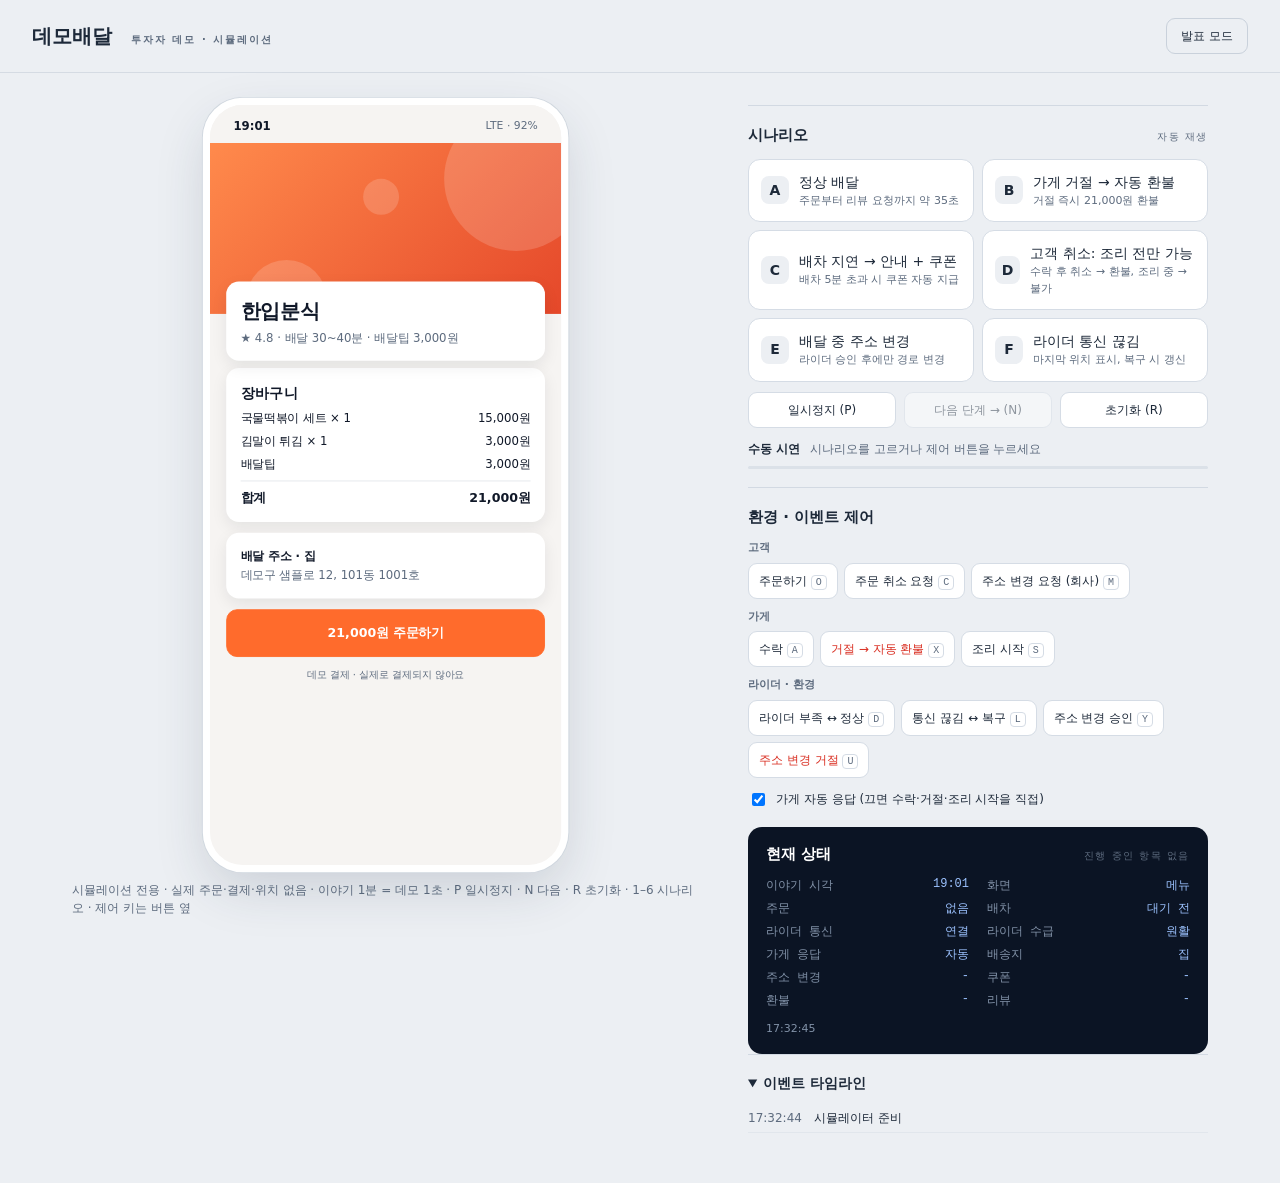
<file: examples/delivery/index.html>
<!doctype html>
<html lang="ko">
<head>
  <meta charset="utf-8">
  <meta name="viewport" content="width=device-width,initial-scale=1">
  <title>데모배달 · 주문 추적 데모</title>
  <link rel="icon" href="data:,">
  <link rel="stylesheet" href="styles.css">
</head>
<body>
  <header class="studio">
    <strong class="wordmark">데모배달 <span data-text="studioTag"></span></strong>
    <button id="presentation" class="quiet" aria-pressed="false" data-text="presentation"></button>
  </header>

  <main class="workspace">
    <section class="stage" aria-label="기기 화면" data-text-label="device">
      <div id="device-wrap">
        <div id="device" class="device">
          <div id="app"></div>
          <div id="toast" role="status" aria-live="polite"></div>
        </div>
      </div>
      <p class="caption" data-text="caption"></p>
    </section>

    <aside class="console" aria-label="발표자 콘솔" data-text-label="console">
      <section>
        <div class="section-head"><h2 data-text="scenarios"></h2><span data-text="autoplay"></span></div>
        <div id="presets" class="presets"></div>
        <div class="playback">
          <button id="pause" data-play="pause" aria-pressed="false">일시정지 (P)</button>
          <button id="next" data-play="next" data-text="next"></button>
          <button data-play="reset" data-text="reset"></button>
        </div>
        <div class="track-info"><b id="scenario-name"></b><span id="scenario-step"></span></div>
        <div class="track"><i id="scenario-progress"></i></div>
      </section>

      <section>
        <div class="section-head"><h2 data-text="controls"></h2></div>
        <div id="controls"></div>
        <div id="toggles"></div>
      </section>

      <section class="state-panel">
        <div class="section-head"><h2 data-text="state"></h2><span id="entity-tag"></span></div>
        <dl id="readout"></dl>
        <div class="clock" id="sim-clock"></div>
      </section>

      <details open>
        <summary data-text="timeline"></summary>
        <ol id="timeline"></ol>
      </details>
    </aside>
  </main>

  <script src="sim.js"></script>
  <script src="domain.js"></script>
  <script src="ui.js"></script>
  <script src="views.js"></script>
</body>
</html>
</file>
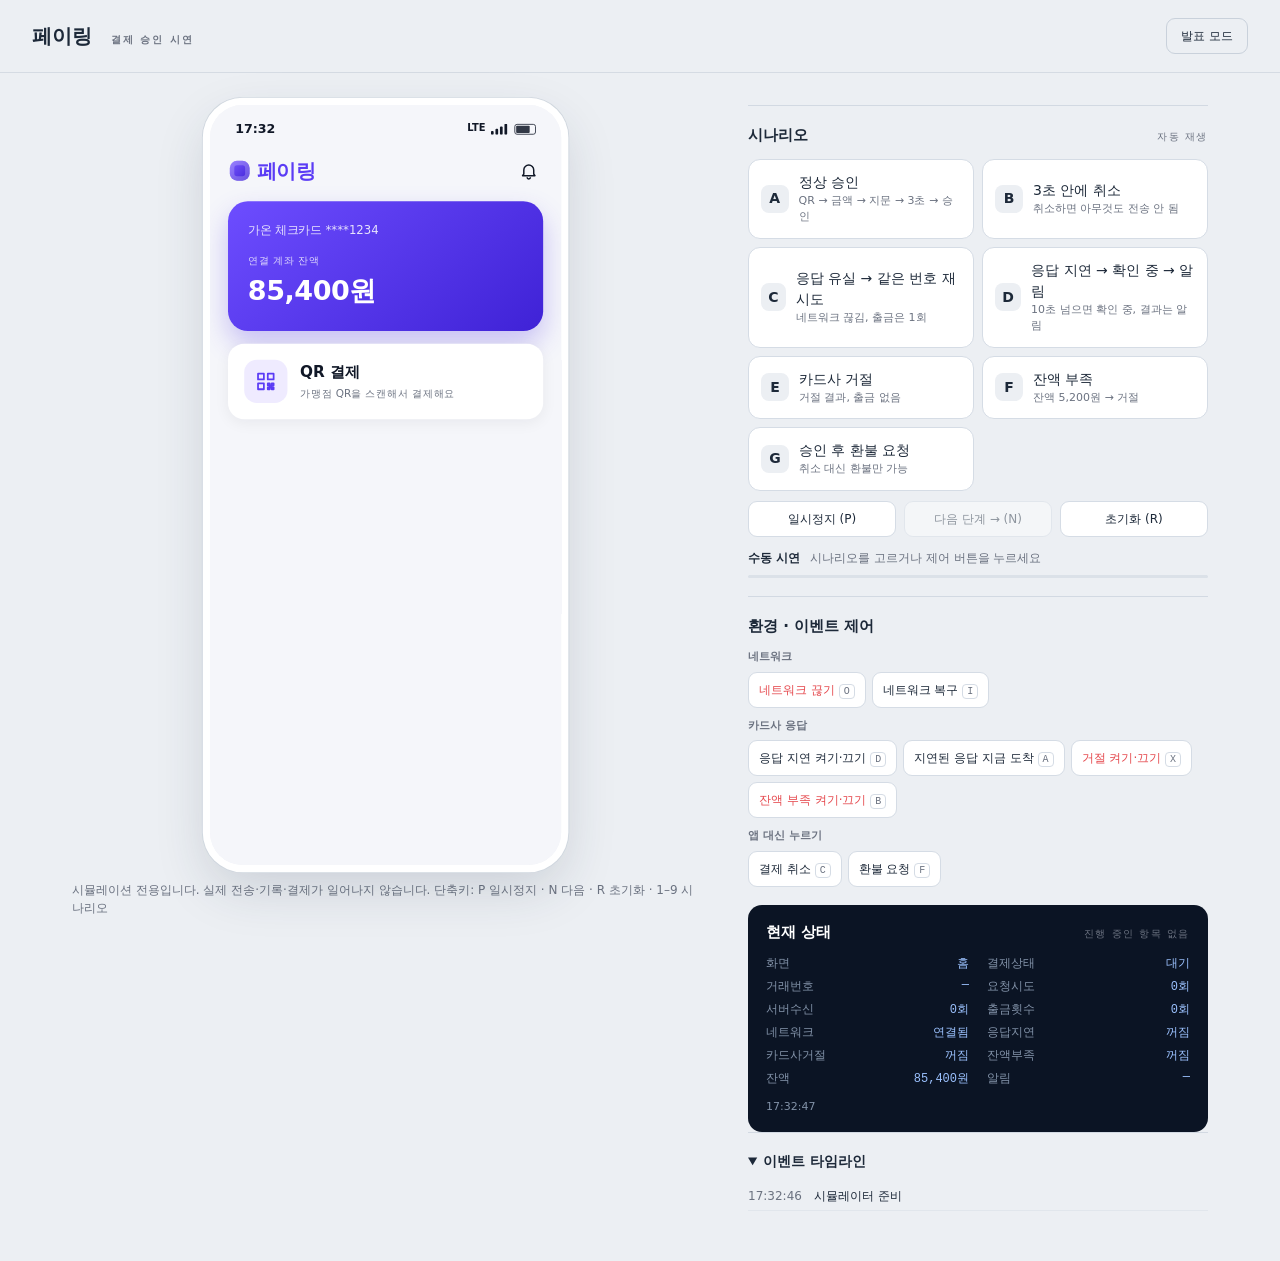
<file: examples/payment/index.html>
<!doctype html>
<html lang="ko">
<head>
  <meta charset="utf-8">
  <meta name="viewport" content="width=device-width,initial-scale=1">
  <title>페이링 · 결제 승인 시연</title>
  <link rel="icon" href="data:,">
  <link rel="stylesheet" href="styles.css">
</head>
<body>
  <header class="studio">
    <strong class="wordmark">페이링 <span data-text="studioTag"></span></strong>
    <button id="presentation" class="quiet" aria-pressed="false" data-text="presentation"></button>
  </header>

  <main class="workspace">
    <section class="stage" aria-label="기기 화면" data-text-label="device">
      <div id="device-wrap">
        <div id="device" class="device">
          <div id="app"></div>
          <div id="toast" role="status" aria-live="polite"></div>
        </div>
      </div>
      <p class="caption" data-text="caption"></p>
    </section>

    <aside class="console" aria-label="발표자 콘솔" data-text-label="console">
      <section>
        <div class="section-head"><h2 data-text="scenarios"></h2><span data-text="autoplay"></span></div>
        <div id="presets" class="presets"></div>
        <div class="playback">
          <button id="pause" data-play="pause" aria-pressed="false">일시정지</button>
          <button id="next" data-play="next" data-text="next"></button>
          <button data-play="reset" data-text="reset"></button>
        </div>
        <div class="track-info"><b id="scenario-name"></b><span id="scenario-step"></span></div>
        <div class="track"><i id="scenario-progress"></i></div>
      </section>

      <section>
        <div class="section-head"><h2 data-text="controls"></h2></div>
        <div id="controls"></div>
        <div id="toggles"></div>
      </section>

      <section class="state-panel">
        <div class="section-head"><h2 data-text="state"></h2><span id="entity-tag"></span></div>
        <dl id="readout"></dl>
        <div class="clock" id="sim-clock"></div>
      </section>

      <details open>
        <summary data-text="timeline"></summary>
        <ol id="timeline"></ol>
      </details>
    </aside>
  </main>

  <script src="sim.js"></script>
  <script src="domain.js"></script>
  <script src="ui.js"></script>
  <script src="views.js"></script>
</body>
</html>
</file>
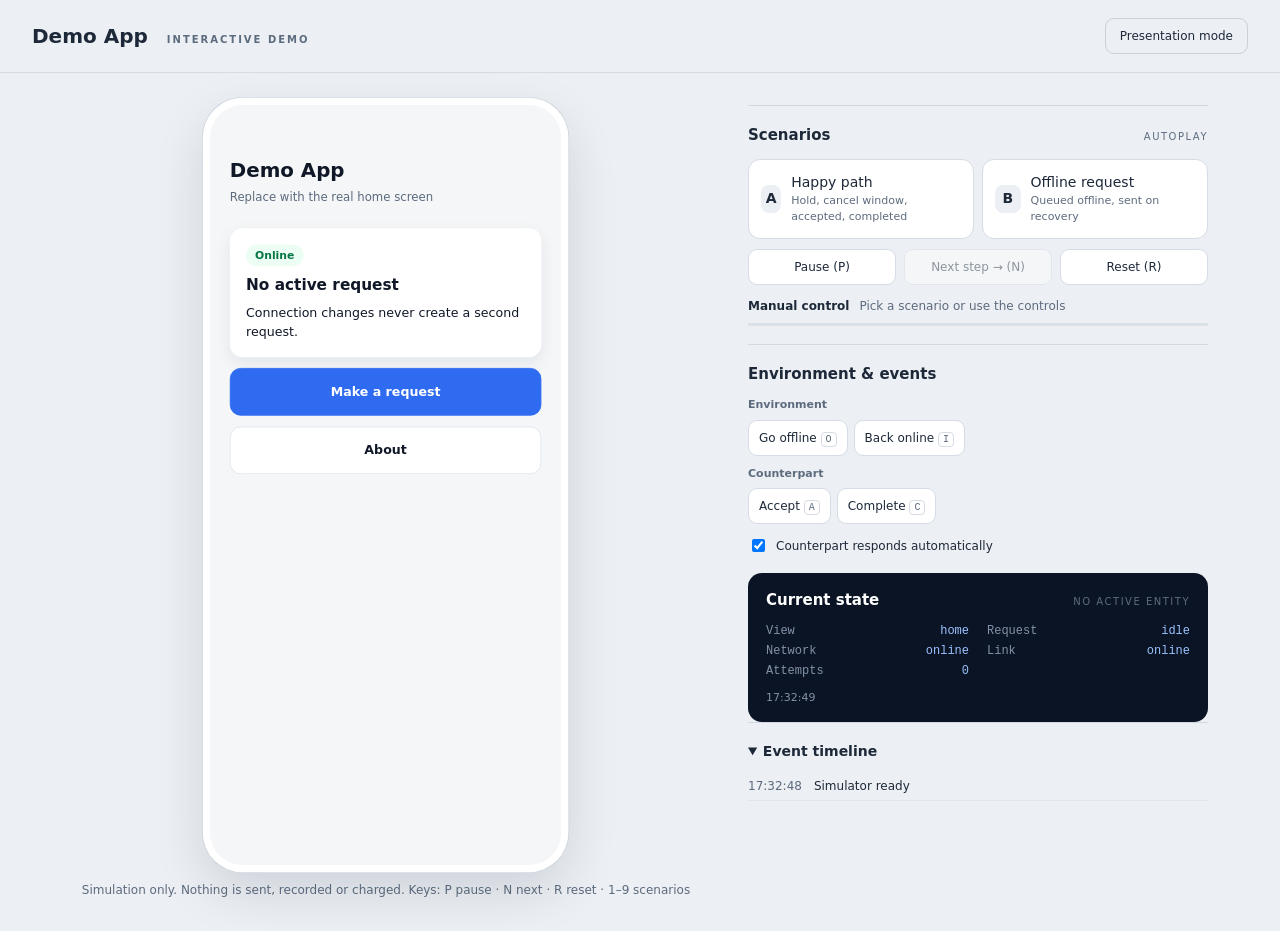
<file: skills/interactive-demo/starter/index.html>
<!doctype html>
<html lang="en">
<head>
  <meta charset="utf-8">
  <meta name="viewport" content="width=device-width,initial-scale=1">
  <title>Demo App · Interactive Demo</title>
  <link rel="icon" href="data:,">
  <link rel="stylesheet" href="styles.css">
</head>
<body>
  <header class="studio">
    <strong class="wordmark">Demo App <span data-text="studioTag"></span></strong>
    <button id="presentation" class="quiet" aria-pressed="false" data-text="presentation"></button>
  </header>

  <main class="workspace">
    <section class="stage" aria-label="Device preview" data-text-label="device">
      <div id="device-wrap">
        <div id="device" class="device">
          <div id="app"></div>
          <div id="toast" role="status" aria-live="polite"></div>
        </div>
      </div>
      <p class="caption" data-text="caption"></p>
    </section>

    <aside class="console" aria-label="Presenter console" data-text-label="console">
      <section>
        <div class="section-head"><h2 data-text="scenarios"></h2><span data-text="autoplay"></span></div>
        <div id="presets" class="presets"></div>
        <div class="playback">
          <button id="pause" data-play="pause" aria-pressed="false">Pause</button>
          <button id="next" data-play="next" data-text="next"></button>
          <button data-play="reset" data-text="reset"></button>
        </div>
        <div class="track-info"><b id="scenario-name"></b><span id="scenario-step"></span></div>
        <div class="track"><i id="scenario-progress"></i></div>
      </section>

      <section>
        <div class="section-head"><h2 data-text="controls"></h2></div>
        <div id="controls"></div>
        <div id="toggles"></div>
      </section>

      <section class="state-panel">
        <div class="section-head"><h2 data-text="state"></h2><span id="entity-tag"></span></div>
        <dl id="readout"></dl>
        <div class="clock" id="sim-clock"></div>
      </section>

      <details open>
        <summary data-text="timeline"></summary>
        <ol id="timeline"></ol>
      </details>
    </aside>
  </main>

  <script src="sim.js"></script>
  <script src="domain.js"></script>
  <script src="ui.js"></script>
  <script src="views.js"></script>
</body>
</html>
</file>
<file: examples/delivery/styles.css>
/* styles.css — replace the token values with the design source; keep the layout rules. */
:root {
  /* design tokens (from the design source) */
  --bg: #f6f4f2;
  --surface: #ffffff;
  --ink: #101828;
  --muted: #5d6b7e;
  --line: #e3e7ec;
  --accent: #ff6b2c;
  --accent-ink: #c2410c;
  --accent-soft: #fff1ea;
  --ok: #067647;
  --warn: #b54708;
  --danger: #d92d20;
  --radius: 14px;
  --shadow: 0 6px 18px rgb(16 24 40 / 8%);
  --font: system-ui, -apple-system, "Segoe UI", "Noto Sans KR", sans-serif;
  /* console chrome */
  --studio-bg: #eceff3;
  --console-ink: #1d2939;
  --readout-bg: #0b1424;
  --readout-ink: #d0d8e4;
  /* set from views.js device config */
  --device-w: 390px;
  --device-h: 844px;
}

* { box-sizing: border-box; }
html, body { margin: 0; }
body { background: var(--studio-bg); color: var(--console-ink); font: 14px/1.5 var(--font); overflow-x: hidden; }
h1, h2, h3, p { margin: 0; }
button { font: inherit; color: inherit; cursor: pointer; border: 0; background: none; }
button:disabled { opacity: .45; cursor: default; }
:focus-visible { outline: 3px solid var(--accent); outline-offset: 3px; }

/* ---- studio layout ---- */
.studio { display: flex; justify-content: space-between; align-items: center; gap: 16px; padding: 18px 32px; border-bottom: 1px solid #d5dbe3; }
.wordmark { font-size: 20px; }
.wordmark span { margin-left: 12px; font-size: 10px; letter-spacing: 2px; color: var(--muted); }
.quiet { border: 1px solid #c9d1db; border-radius: 9px; padding: 8px 14px; font-size: 12px; }
.workspace { display: grid; grid-template-columns: minmax(0, 1fr) minmax(320px, 460px); gap: 48px; max-width: 1200px; margin: 0 auto; padding: 32px; align-items: start; }
.stage { position: sticky; top: 16px; display: flex; flex-direction: column; align-items: center; }
.caption { margin-top: 16px; font-size: 12px; color: var(--muted); }

/* ---- device frame ---- */
#device-wrap { position: relative; }
.device { position: absolute; top: 0; left: 0; width: var(--device-w); height: var(--device-h); transform-origin: top left; background: var(--bg); color: var(--ink); border-radius: 36px; overflow: hidden; box-shadow: 0 0 0 8px #fff, 0 0 0 9px #cfd6de, 0 22px 60px rgb(32 50 73 / 18%); isolation: isolate; }
.device.alert::after { content: ""; position: absolute; inset: 0; border: 4px solid var(--danger); border-radius: 36px; pointer-events: none; z-index: 20; }
#app { height: 100%; overflow: auto; scrollbar-width: none; }
#app::-webkit-scrollbar { display: none; }
#toast { position: absolute; left: 50%; bottom: 28px; transform: translate(-50%, 20px); max-width: 86%; padding: 10px 16px; border-radius: 10px; background: #101828e6; color: #fff; font-size: 13px; opacity: 0; transition: .2s; pointer-events: none; z-index: 30; }
#toast.show { opacity: 1; transform: translate(-50%, 0); }
.paused-badge { position: absolute; top: 14px; right: 14px; padding: 4px 10px; border-radius: 99px; background: #101828; color: #fff; font-size: 11px; letter-spacing: 1px; z-index: 25; }

/* ---- presenter console ---- */
.console section, .console details { border-top: 1px solid #d2d9e2; padding: 18px 0; }
.section-head { display: flex; justify-content: space-between; align-items: baseline; margin-bottom: 12px; }
.section-head h2 { font-size: 15px; }
.section-head span { font-size: 10px; letter-spacing: 1.5px; color: var(--muted); }
.presets { display: grid; grid-template-columns: 1fr 1fr; gap: 8px; }
.preset { display: flex; gap: 10px; align-items: center; text-align: left; padding: 12px; border: 1px solid #d5dce5; border-radius: 12px; background: #fff; }
.preset b { display: grid; place-items: center; width: 28px; height: 28px; border-radius: 8px; background: var(--studio-bg); }
.preset small { display: block; color: var(--muted); font-size: 11px; }
.preset.active { border-color: var(--accent); box-shadow: 0 0 0 2px rgb(255 107 44 / 22%); }
.playback { display: grid; grid-template-columns: repeat(3, 1fr); gap: 8px; margin-top: 10px; }
.playback button, .control-buttons button { border: 1px solid #d5dce5; border-radius: 9px; background: #fff; padding: 8px 10px; font-size: 12px; }
.control-buttons button.danger { color: var(--danger); }
kbd { font: 10px ui-monospace, monospace; padding: 1px 4px; border: 1px solid #d5dce5; border-radius: 4px; color: var(--muted); }
.track-info { display: flex; gap: 10px; margin-top: 12px; font-size: 12px; }
.track-info span { color: var(--muted); }
.track { height: 3px; background: #dbe1e8; margin-top: 8px; border-radius: 2px; overflow: hidden; }
.track i { display: block; height: 100%; width: 0; background: var(--accent); }
.control-group h3 { font-size: 11px; color: var(--muted); font-weight: 600; margin: 10px 0 6px; }
.control-buttons { display: flex; flex-wrap: wrap; gap: 6px; }
.toggle { display: flex; gap: 8px; align-items: center; margin-top: 12px; font-size: 12px; }
.state-panel { background: var(--readout-bg); color: var(--readout-ink); border-radius: 14px; padding: 16px 18px !important; border: 0 !important; }
.state-panel h2 { color: #fff; }
#readout { display: grid; grid-template-columns: 1fr 1fr; gap: 6px 18px; margin: 0; font: 12px ui-monospace, monospace; }
#readout div { display: flex; justify-content: space-between; gap: 8px; }
#readout dt { color: #8292a8; }
#readout dd { margin: 0; color: #9cc2ff; }
.clock { margin-top: 12px; font-size: 11px; color: #8292a8; }
details summary { cursor: pointer; font-weight: 600; }
#timeline { list-style: none; padding: 0; margin: 10px 0 0; max-height: 260px; overflow: auto; font-size: 12px; }
#timeline li { display: flex; gap: 12px; padding: 5px 0; border-bottom: 1px solid #e1e6ec; }
#timeline time { color: var(--muted); font-variant-numeric: tabular-nums; }

/* presentation mode: device only, centered */
body.presentation .console { display: none; }
body.presentation .workspace { grid-template-columns: 1fr; }

@media (max-width: 860px) {
  .workspace { grid-template-columns: minmax(0, 1fr); padding: 16px; gap: 24px; }
  .stage { position: static; }
  .studio { padding: 14px 16px; }
  .wordmark span { display: none; }
}

/* ---- 데모배달 app screens ---- */
.statusbar { position: sticky; top: 0; z-index: 5; display: flex; justify-content: space-between; padding: 14px 26px 8px; font-size: 13px; background: var(--bg); }
.statusbar span { color: var(--muted); font-size: 12px; }
.page { padding: 4px 18px 40px; display: flex; flex-direction: column; gap: 12px; }
.card { background: var(--surface); border-radius: var(--radius); padding: 16px; box-shadow: var(--shadow); display: grid; gap: 6px; text-align: left; }
.card h2 { font-size: 16px; }
.muted { color: var(--muted); font-size: 13px; }
.fine { color: var(--muted); font-size: 11px; }
.center { text-align: center; }
.pill { justify-self: start; padding: 3px 10px; border-radius: 99px; font-size: 12px; font-weight: 600; background: #eef2f6; }
.pill.ok { color: var(--ok); background: #ecfdf3; }
.btn { width: 100%; padding: 15px; border-radius: 12px; font-weight: 700; background: var(--surface); border: 1px solid var(--line); }
.btn.primary { background: var(--accent); color: #fff; border-color: var(--accent); }
.btn.danger-outline { color: var(--danger); border-color: #f5c2bd; }
.btn.disabled-look { background: #eceae7; color: #9a948d; border-color: transparent; }
.row { display: flex; justify-content: space-between; gap: 12px; font-size: 13px; }
.row.total { border-top: 1px solid var(--line); padding-top: 8px; margin-top: 2px; font-weight: 700; font-size: 14px; }
.addr { display: grid; gap: 2px; font-size: 13px; }
.addr span { color: var(--muted); }

/* menu */
.hero-art { height: 190px; background: linear-gradient(135deg, #ff8a4c, #e5482a); position: relative; overflow: hidden; }
.hero-art span { position: absolute; border-radius: 50%; background: rgb(255 255 255 / 16%); }
.hero-art span:nth-child(1) { width: 160px; height: 160px; right: -30px; top: -40px; }
.hero-art span:nth-child(2) { width: 90px; height: 90px; left: 40px; bottom: -30px; }
.hero-art span:nth-child(3) { width: 40px; height: 40px; left: 170px; top: 40px; }
.hero-info { margin: -36px 18px 4px; position: relative; background: var(--surface); border-radius: var(--radius); padding: 16px; box-shadow: var(--shadow); }
.hero-info h1 { font-size: 22px; }
.hero-info p { color: var(--muted); font-size: 13px; margin-top: 4px; }
.active-order { border: 2px solid var(--accent); }

/* tracking */
.app-header { display: flex; gap: 6px; align-items: center; padding: 6px 14px 10px; }
.app-header h1 { font-size: 18px; }
.app-header p { color: var(--muted); font-size: 12px; }
.back { font-size: 30px; line-height: 1; padding: 0 8px; }
.status { background: var(--surface); border-radius: var(--radius); padding: 18px; box-shadow: var(--shadow); display: grid; gap: 6px; }
.status h2 { font-size: 22px; }
.status > p { color: var(--muted); font-size: 13px; }
.status.rejected h2, .status.cancelled h2 { color: var(--danger); }
.status > p.eta { font-size: 14px; color: var(--ink); }
.eta b { color: var(--accent-ink); }
.eta.late b { color: var(--warn); }
.bar { height: 6px; border-radius: 3px; background: #f0ebe6; overflow: hidden; }
.bar i { display: block; height: 100%; width: 0; background: var(--accent); }
.stepper { list-style: none; display: grid; grid-template-columns: repeat(5, 1fr); margin: 8px 0 0; padding: 0; }
.stepper li { display: grid; justify-items: center; gap: 6px; font-size: 11px; color: var(--muted); position: relative; }
.stepper li::before { content: ""; position: absolute; top: 6px; left: -50%; width: 100%; height: 2px; background: var(--line); }
.stepper li:first-child::before { display: none; }
.stepper li.done::before, .stepper li.now::before { background: var(--accent); }
.stepper i { width: 14px; height: 14px; border-radius: 50%; background: var(--line); position: relative; z-index: 1; }
.stepper li.done i { background: var(--accent); }
.stepper li.now i { background: #fff; border: 4px solid var(--accent); }
.stepper li.now { color: var(--ink); font-weight: 700; }

.rider-card { grid-template-columns: auto 1fr auto; align-items: center; gap: 12px; }
.rider-card.searching { grid-template-columns: auto 1fr; }
.avatar { width: 42px; height: 42px; border-radius: 50%; background: var(--accent-soft); color: var(--accent-ink); display: grid; place-items: center; font-weight: 800; }
.avatar.spin { border: 3px solid var(--accent-soft); border-top-color: var(--accent); background: none; animation: spin 1s linear infinite; }
@keyframes spin { to { transform: rotate(360deg); } }
.chip { border: 1px solid var(--line); border-radius: 99px; padding: 6px 12px; font-size: 12px; }
.warn-text { color: var(--warn); font-size: 12px; font-weight: 600; }

.map-card { position: relative; border-radius: var(--radius); overflow: hidden; box-shadow: var(--shadow); background: #eef0ea; }
.map { display: block; width: 100%; height: auto; font: 700 11px var(--font); }
.map-bg { fill: #eef0ea; }
.map .block { fill: #e2e4dc; }
.map .park { fill: #d5e8cf; }
.map .street { stroke: #fff; stroke-width: 9; fill: none; }
.map .route { fill: none; stroke: var(--accent); stroke-width: 4; stroke-linecap: round; stroke-linejoin: round; }
.map .route.to_store { stroke: #9aa3ad; stroke-dasharray: 6 6; }
.map .pin circle { stroke: #fff; stroke-width: 3; }
.map .pin text { text-anchor: middle; paint-order: stroke; stroke: #fff; stroke-width: 3px; fill: var(--ink); }
.map .pin.store circle { fill: #7c5cff; }
.map .pin.dest circle { fill: var(--accent); }
.map .pin.muted circle { fill: #b5bcc4; }
.map .pin.muted text { fill: #8b939c; }
.map .pin.ghost circle { fill: #fff; stroke: var(--accent); stroke-dasharray: 3 3; }
.map .rider .dot { fill: #12a150; stroke: #fff; stroke-width: 3; }
.map .rider .halo { fill: rgb(18 161 80 / 22%); animation: pulse 1.6s ease-out infinite; transform-origin: center; transform-box: fill-box; }
.map .rider.lost .dot { fill: #98a2b3; }
.map .rider.lost .halo { fill: none; stroke: #98a2b3; stroke-width: 2; stroke-dasharray: 4 4; animation: none; }
.map .rider text { text-anchor: middle; paint-order: stroke; stroke: #fff; stroke-width: 3px; fill: #667085; font-size: 10px; }
@keyframes pulse { from { transform: scale(.6); opacity: 1; } to { transform: scale(1.4); opacity: 0; } }
.map-warn { position: absolute; left: 10px; right: 10px; bottom: 10px; background: #fffaeb; color: var(--warn); border-radius: 10px; padding: 8px 12px; font-size: 12px; font-weight: 600; box-shadow: var(--shadow); }

.notice { border-left: 4px solid var(--accent); }
.notice.declined, .notice.expired { border-left-color: #98a2b3; }
.delay { border: 1px solid #fedf89; background: #fffcf2; }
.coupon { display: grid; grid-template-columns: auto 1fr; gap: 10px; align-items: center; border: 1.5px dashed var(--accent); border-radius: 10px; padding: 10px 12px; background: var(--accent-soft); margin-top: 4px; }
.coupon b { color: var(--accent-ink); font-size: 18px; }
.coupon span { font-size: 12px; color: var(--accent-ink); }
.refund h2 { font-size: 24px; }
.stars { display: flex; gap: 6px; }
.stars button { font-size: 32px; color: #f5b301; line-height: 1; padding: 2px; }
.stars-static { color: #f5b301; font-size: 22px; }

.flash { position: absolute; left: 18px; right: 18px; bottom: 26px; z-index: 28; padding: 12px 16px; border-radius: 12px; background: #1d2939; color: #fff; font-size: 13px; box-shadow: 0 8px 24px rgb(0 0 0 / 20%); }
.flash[hidden] { display: none; }
</file>
<file: examples/payment/styles.css>
/* styles.css — 페이링 토큰(시안 없음: 브랜드 보라 기반 기본 UI) + 스튜디오/콘솔 레이아웃 + 앱 화면 */
:root {
  /* design tokens (from the design source) */
  --bg: #f5f6fa;
  --surface: #ffffff;
  --ink: #111827;
  --muted: #6b7280;
  --line: #e8eaf0;
  --accent: #5b3cf5;
  --accent-deep: #3f22d6;
  --accent-soft: #efebff;
  --ok: #0e9f6e;
  --warn: #b54708;
  --danger: #e5484d;
  --radius: 18px;
  --shadow: 0 4px 16px rgb(17 24 39 / 6%);
  --font: -apple-system, "Apple SD Gothic Neo", "Pretendard", "Malgun Gothic", "Noto Sans KR", system-ui, sans-serif;
  /* console chrome */
  --studio-bg: #eceff3;
  --console-ink: #1d2939;
  --readout-bg: #0b1424;
  --readout-ink: #d0d8e4;
  /* set from views.js device config */
  --device-w: 390px;
  --device-h: 844px;
}

* { box-sizing: border-box; }
html, body { margin: 0; }
body { background: var(--studio-bg); color: var(--console-ink); font: 14px/1.5 var(--font); overflow-x: hidden; }
h1, h2, h3, p { margin: 0; }
button { font: inherit; color: inherit; cursor: pointer; border: 0; background: none; }
button:disabled { opacity: .45; cursor: default; }
:focus-visible { outline: 3px solid var(--accent); outline-offset: 3px; }

/* ---- studio layout ---- */
.studio { display: flex; justify-content: space-between; align-items: center; gap: 16px; padding: 18px 32px; border-bottom: 1px solid #d5dbe3; }
.wordmark { font-size: 20px; }
.wordmark span { margin-left: 12px; font-size: 10px; letter-spacing: 2px; color: var(--muted); }
.quiet { border: 1px solid #c9d1db; border-radius: 9px; padding: 8px 14px; font-size: 12px; }
.workspace { display: grid; grid-template-columns: minmax(0, 1fr) minmax(320px, 460px); gap: 48px; max-width: 1200px; margin: 0 auto; padding: 32px; align-items: start; }
.stage { position: sticky; top: 16px; display: flex; flex-direction: column; align-items: center; }
.caption { margin-top: 16px; font-size: 12px; color: var(--muted); }

/* ---- device frame ---- */
#device-wrap { position: relative; }
.device { position: absolute; top: 0; left: 0; width: var(--device-w); height: var(--device-h); transform-origin: top left; background: var(--bg); color: var(--ink); border-radius: 36px; overflow: hidden; box-shadow: 0 0 0 8px #fff, 0 0 0 9px #cfd6de, 0 22px 60px rgb(32 50 73 / 18%); isolation: isolate; }
.device.alert::after { content: ""; position: absolute; inset: 0; border: 4px solid var(--danger); border-radius: 36px; pointer-events: none; z-index: 20; }
#app { height: 100%; overflow: auto; scrollbar-width: none; }
#app::-webkit-scrollbar { display: none; }
#toast { position: absolute; left: 50%; bottom: 28px; transform: translate(-50%, 20px); max-width: 86%; padding: 10px 16px; border-radius: 10px; background: #101828e6; color: #fff; font-size: 13px; opacity: 0; transition: .2s; pointer-events: none; z-index: 30; }
#toast.show { opacity: 1; transform: translate(-50%, 0); }
.paused-badge { position: absolute; top: 14px; right: 14px; padding: 4px 10px; border-radius: 99px; background: #101828; color: #fff; font-size: 11px; letter-spacing: 1px; z-index: 25; }

/* ---- presenter console ---- */
.console section, .console details { border-top: 1px solid #d2d9e2; padding: 18px 0; }
.section-head { display: flex; justify-content: space-between; align-items: baseline; margin-bottom: 12px; }
.section-head h2 { font-size: 15px; }
.section-head span { font-size: 10px; letter-spacing: 1.5px; color: var(--muted); }
.presets { display: grid; grid-template-columns: 1fr 1fr; gap: 8px; }
.preset { display: flex; gap: 10px; align-items: center; text-align: left; padding: 12px; border: 1px solid #d5dce5; border-radius: 12px; background: #fff; }
.preset b { display: grid; place-items: center; width: 28px; height: 28px; border-radius: 8px; background: var(--studio-bg); }
.preset small { display: block; color: var(--muted); font-size: 11px; }
.preset.active { border-color: var(--accent); box-shadow: 0 0 0 2px rgb(46 107 240 / 20%); }
.playback { display: grid; grid-template-columns: repeat(3, 1fr); gap: 8px; margin-top: 10px; }
.playback button, .control-buttons button { border: 1px solid #d5dce5; border-radius: 9px; background: #fff; padding: 8px 10px; font-size: 12px; }
.control-buttons button.danger { color: var(--danger); }
kbd { font: 10px ui-monospace, monospace; padding: 1px 4px; border: 1px solid #d5dce5; border-radius: 4px; color: var(--muted); }
.track-info { display: flex; gap: 10px; margin-top: 12px; font-size: 12px; }
.track-info span { color: var(--muted); }
.track { height: 3px; background: #dbe1e8; margin-top: 8px; border-radius: 2px; overflow: hidden; }
.track i { display: block; height: 100%; width: 0; background: var(--accent); }
.control-group h3 { font-size: 11px; color: var(--muted); font-weight: 600; margin: 10px 0 6px; }
.control-buttons { display: flex; flex-wrap: wrap; gap: 6px; }
.toggle { display: flex; gap: 8px; align-items: center; margin-top: 12px; font-size: 12px; }
.state-panel { background: var(--readout-bg); color: var(--readout-ink); border-radius: 14px; padding: 16px 18px !important; border: 0 !important; }
.state-panel h2 { color: #fff; }
#readout { display: grid; grid-template-columns: 1fr 1fr; gap: 6px 18px; margin: 0; font: 12px ui-monospace, monospace; }
#readout div { display: flex; justify-content: space-between; gap: 8px; }
#readout dt { color: #8292a8; }
#readout dd { margin: 0; color: #9cc2ff; }
.clock { margin-top: 12px; font-size: 11px; color: #8292a8; }
details summary { cursor: pointer; font-weight: 600; }
#timeline { list-style: none; padding: 0; margin: 10px 0 0; max-height: 260px; overflow: auto; font-size: 12px; }
#timeline li { display: flex; gap: 12px; padding: 5px 0; border-bottom: 1px solid #e1e6ec; }
#timeline time { color: var(--muted); font-variant-numeric: tabular-nums; }

/* presentation mode: device only, centered */
body.presentation .console { display: none; }
body.presentation .workspace { grid-template-columns: 1fr; }

@media (max-width: 860px) {
  .workspace { grid-template-columns: minmax(0, 1fr); padding: 16px; gap: 24px; }
  .stage { position: static; }
  .studio { padding: 14px 16px; }
  .wordmark span { display: none; }
}

/* ---- 페이링 앱 화면 ---- */
.screen { position: relative; min-height: 100%; display: flex; flex-direction: column; background: var(--bg); }
.screen.dark { background: #0d0f14; color: #fff; }
.statusbar { display: flex; justify-content: space-between; align-items: center; padding: 16px 28px 6px; font-size: 14px; font-weight: 600; font-variant-numeric: tabular-nums; }
.sb-right { display: flex; align-items: center; gap: 6px; }
.sb-net { font-size: 11px; }
.sb-net.off { color: var(--danger); }
.battery { width: 24px; height: 12px; border: 1.5px solid currentColor; border-radius: 3px; padding: 1px; opacity: .85; }
.battery i { display: block; width: 75%; height: 100%; background: currentColor; border-radius: 1px; }

.topbar { display: grid; grid-template-columns: 44px 1fr 44px; align-items: center; padding: 6px 12px; min-height: 52px; }
.topbar h1 { text-align: center; font-size: 17px; font-weight: 700; }
.icon-btn { display: grid; place-items: center; width: 44px; height: 44px; border-radius: 12px; color: inherit; }
.home-head { display: flex; justify-content: space-between; align-items: center; padding: 8px 14px 4px 22px; }
.brand { display: flex; align-items: center; gap: 8px; font-size: 22px; font-weight: 800; color: var(--accent); letter-spacing: -.5px; }
.logo-dot { display: inline-block; width: 22px; height: 22px; border-radius: 8px; background: linear-gradient(135deg, #7a5cff, var(--accent-deep)); box-shadow: inset 0 0 0 5px rgb(255 255 255 / 22%); }

.page { padding: 8px 20px 16px; display: flex; flex-direction: column; gap: 14px; }
.page.center { align-items: center; text-align: center; gap: 10px; padding-top: 24px; }
.cta { margin-top: auto; padding: 12px 20px 34px; display: grid; gap: 10px; }
.cta.two { grid-template-columns: 1fr 1.4fr; }
.title { font-size: 21px; font-weight: 700; letter-spacing: -.3px; }
.muted { color: var(--muted); }
.small { font-size: 12.5px; }
.center-text { text-align: center; }
code { font: 600 12.5px ui-monospace, monospace; background: var(--accent-soft); color: var(--accent-deep); padding: 1px 6px; border-radius: 6px; }

.btn { width: 100%; padding: 16px; border-radius: 14px; font-size: 16px; font-weight: 700; background: var(--surface); border: 1px solid var(--line); }
.btn.primary { background: var(--accent); color: #fff; border-color: var(--accent); }
.btn.secondary { background: var(--accent-soft); color: var(--accent-deep); border-color: transparent; }
.btn.danger-outline { color: var(--danger); border-color: #f6c9ca; }

.balance-card { display: grid; gap: 2px; padding: 22px; border-radius: 22px; color: #fff; background: linear-gradient(140deg, #6d4dff 0%, var(--accent-deep) 100%); box-shadow: 0 14px 30px rgb(79 50 230 / 28%); }
.balance-card .card-name { font-size: 13px; opacity: .85; margin-bottom: 14px; }
.balance-card small { opacity: .8; }
.balance-card strong { font-size: 30px; letter-spacing: -.5px; }
.qr-pay { display: flex; align-items: center; gap: 14px; padding: 18px; border-radius: var(--radius); background: var(--surface); box-shadow: var(--shadow); text-align: left; }
.qr-pay b { display: block; font-size: 17px; }
.qr-pay small { color: var(--muted); }
.qr-ic { display: grid; place-items: center; width: 48px; height: 48px; border-radius: 14px; background: var(--accent-soft); color: var(--accent); }
.block-title { font-size: 14px; color: var(--muted); font-weight: 600; margin: 4px 2px 8px; }
.recent { width: 100%; display: flex; align-items: center; gap: 12px; padding: 14px 16px; border-radius: var(--radius); background: var(--surface); box-shadow: var(--shadow); text-align: left; }
.recent-main { flex: 1; min-width: 0; }
.recent-main b, .recent-side b { display: block; font-size: 15px; }
.recent-main small { color: var(--muted); font-family: ui-monospace, monospace; }
.recent-side { display: grid; justify-items: end; gap: 4px; }
.merchant-ic { display: grid; place-items: center; width: 40px; height: 40px; border-radius: 12px; background: #f1f2f6; color: #4b5563; flex: none; }
.merchant-ic.big { width: 52px; height: 52px; border-radius: 16px; }
.pill { padding: 2px 9px; border-radius: 99px; font-size: 11.5px; font-weight: 700; background: #eef0f4; color: var(--muted); }
.pill.ok { color: var(--ok); background: #e7f8f1; }
.pill.warn { color: var(--warn); background: #fff6e5; }
.pill.bad { color: var(--danger); background: #fdecec; }

.note { display: grid; gap: 4px; padding: 14px 16px; border-radius: 14px; background: var(--accent-soft); font-size: 13px; color: #3b2f86; text-align: left; }
.note.warn { background: #fff4e5; color: #8a4b08; }

/* QR 스캔 (모의 카메라) */
.scan-area { flex: 1; display: flex; flex-direction: column; align-items: center; justify-content: center; gap: 14px; padding-bottom: 80px; background: radial-gradient(circle at 50% 40%, #2a2f3a, #0d0f14 70%); }
.scan-area p { font-size: 16px; font-weight: 600; }
.scan-area small { color: #8b93a3; }
.viewfinder { position: relative; width: 250px; height: 250px; display: grid; place-items: center; }
.qr-code { width: 170px; height: 170px; border-radius: 8px; transform: rotate(-4deg); box-shadow: 0 10px 40px rgb(0 0 0 / 50%); }
.corner { position: absolute; width: 38px; height: 38px; border: 4px solid #fff; }
.corner.tl { top: 0; left: 0; border-right: 0; border-bottom: 0; border-radius: 14px 0 0 0; }
.corner.tr { top: 0; right: 0; border-left: 0; border-bottom: 0; border-radius: 0 14px 0 0; }
.corner.bl { bottom: 0; left: 0; border-right: 0; border-top: 0; border-radius: 0 0 0 14px; }
.corner.br { bottom: 0; right: 0; border-left: 0; border-top: 0; border-radius: 0 0 14px 0; }
.scan-line { position: absolute; left: 16px; right: 16px; top: calc(12px + var(--p, 0) * 222px); height: 3px; border-radius: 2px; background: #8f7bff; box-shadow: 0 0 14px #8f7bff; }

/* 결제 확인 */
.merchant { display: flex; gap: 14px; align-items: center; padding: 6px 2px; }
.merchant b { display: block; font-size: 17px; }
.merchant small { color: var(--muted); }
.amount { display: grid; gap: 4px; padding: 26px 22px; border-radius: 22px; background: var(--surface); box-shadow: var(--shadow); }
.amount small { color: var(--muted); }
.amount strong { font-size: 36px; letter-spacing: -1px; }
.details { margin: 0; padding: 6px 18px; border-radius: var(--radius); background: var(--surface); box-shadow: var(--shadow); }
.details div { display: flex; justify-content: space-between; gap: 12px; padding: 11px 0; border-bottom: 1px solid var(--line); font-size: 14px; }
.details div:last-child { border-bottom: 0; }
.details dt { color: var(--muted); }
.details dd { margin: 0; font-weight: 600; text-align: right; }

/* 지문 · 취소 카운트다운 */
.amount-sm { font-size: 30px; letter-spacing: -.5px; margin-bottom: 26px; }
.amount-lg { font-size: 32px; letter-spacing: -.8px; margin-top: 6px; }
.finger, .countdown { position: relative; width: 168px; height: 168px; border-radius: 50%; display: grid; place-items: center; margin: 4px 0 18px; touch-action: none; user-select: none; -webkit-user-select: none; }
.finger { background: var(--surface); color: var(--accent); box-shadow: 0 10px 30px rgb(91 60 245 / 16%); transition: transform .15s; }
.finger.pressing { transform: scale(.96); background: var(--accent-soft); }
.countdown { background: var(--surface); box-shadow: var(--shadow); font-size: 58px; font-weight: 800; color: var(--accent); margin-top: 30px; }
.ring { position: absolute; inset: -8px; border-radius: 50%; background: conic-gradient(var(--accent) calc(var(--progress, 0) * 360deg), #e5e1fb 0); -webkit-mask: radial-gradient(farthest-side, transparent calc(100% - 6px), #000 calc(100% - 5px)); mask: radial-gradient(farthest-side, transparent calc(100% - 6px), #000 calc(100% - 5px)); }
.finger svg, .countdown strong { position: relative; }

/* 승인 요청 · 결과 */
.spinner { width: 64px; height: 64px; border-radius: 50%; border: 6px solid #e5e1fb; border-top-color: var(--accent); margin: 18px 0 10px; }
.wait { width: 100%; max-width: 260px; display: grid; gap: 6px; margin-top: 14px; font-size: 12.5px; color: var(--muted); font-variant-numeric: tabular-nums; }
.wait-track { height: 6px; border-radius: 3px; background: #e7e8ee; overflow: hidden; }
.wait-track i { display: block; height: 100%; width: 0; background: var(--accent); }
.result-head { display: grid; justify-items: center; gap: 8px; }
.result-head p { max-width: 290px; }
.badge { display: grid; place-items: center; width: 76px; height: 76px; border-radius: 50%; margin: 18px 0 6px; color: #fff; }
.badge.ok { background: var(--ok); }
.badge.bad { background: var(--danger); }
.badge.warn { background: #f59e0b; }
.badge.muted { background: #9ca3af; }

/* 푸시 알림 배너 */
.push { position: absolute; top: 46px; left: 10px; right: 10px; z-index: 15; display: grid; gap: 2px; padding: 12px 16px 14px; border-radius: 20px; text-align: left; color: var(--ink); background: rgb(255 255 255 / 94%); backdrop-filter: blur(12px); box-shadow: 0 12px 34px rgb(17 24 39 / 22%); }
.push-app { display: flex; align-items: center; gap: 6px; font-size: 11.5px; color: var(--muted); margin-bottom: 2px; }
.push-app .logo-dot { width: 16px; height: 16px; border-radius: 5px; box-shadow: inset 0 0 0 4px rgb(255 255 255 / 22%); }
.push strong { font-size: 15px; }
.push > span:last-child { font-size: 13px; color: #374151; }


/* 토스트가 하단 버튼(결제 취소 등)을 가리지 않도록 위로 */
#toast { bottom: 128px; }
</file>
<file: skills/interactive-demo/starter/styles.css>
/* styles.css — replace the token values with the design source; keep the layout rules. */
:root {
  /* design tokens (from the design source) */
  --bg: #f4f6f8;
  --surface: #ffffff;
  --ink: #101828;
  --muted: #5d6b7e;
  --line: #e3e7ec;
  --accent: #2e6bf0;
  --ok: #067647;
  --warn: #b54708;
  --danger: #d92d20;
  --radius: 14px;
  --shadow: 0 6px 18px rgb(16 24 40 / 8%);
  --font: system-ui, -apple-system, "Segoe UI", "Noto Sans KR", sans-serif;
  /* console chrome */
  --studio-bg: #eceff3;
  --console-ink: #1d2939;
  --readout-bg: #0b1424;
  --readout-ink: #d0d8e4;
  /* set from views.js device config */
  --device-w: 390px;
  --device-h: 844px;
}

* { box-sizing: border-box; }
html, body { margin: 0; }
body { background: var(--studio-bg); color: var(--console-ink); font: 14px/1.5 var(--font); overflow-x: hidden; }
h1, h2, h3, p { margin: 0; }
button { font: inherit; color: inherit; cursor: pointer; border: 0; background: none; }
button:disabled { opacity: .45; cursor: default; }
:focus-visible { outline: 3px solid var(--accent); outline-offset: 3px; }

/* ---- studio layout ---- */
.studio { display: flex; justify-content: space-between; align-items: center; gap: 16px; padding: 18px 32px; border-bottom: 1px solid #d5dbe3; }
.wordmark { font-size: 20px; }
.wordmark span { margin-left: 12px; font-size: 10px; letter-spacing: 2px; color: var(--muted); }
.quiet { border: 1px solid #c9d1db; border-radius: 9px; padding: 8px 14px; font-size: 12px; }
.workspace { display: grid; grid-template-columns: minmax(0, 1fr) minmax(320px, 460px); gap: 48px; max-width: 1200px; margin: 0 auto; padding: 32px; align-items: start; }
.stage { position: sticky; top: 16px; display: flex; flex-direction: column; align-items: center; }
.caption { margin-top: 16px; font-size: 12px; color: var(--muted); }

/* ---- device frame ---- */
#device-wrap { position: relative; }
.device { position: absolute; top: 0; left: 0; width: var(--device-w); height: var(--device-h); transform-origin: top left; background: var(--bg); color: var(--ink); border-radius: 36px; overflow: hidden; box-shadow: 0 0 0 8px #fff, 0 0 0 9px #cfd6de, 0 22px 60px rgb(32 50 73 / 18%); isolation: isolate; }
.device.alert::after { content: ""; position: absolute; inset: 0; border: 4px solid var(--danger); border-radius: 36px; pointer-events: none; z-index: 20; }
#app { height: 100%; overflow: auto; scrollbar-width: none; }
#app::-webkit-scrollbar { display: none; }
#toast { position: absolute; left: 50%; bottom: 28px; transform: translate(-50%, 20px); max-width: 86%; padding: 10px 16px; border-radius: 10px; background: #101828e6; color: #fff; font-size: 13px; opacity: 0; transition: .2s; pointer-events: none; z-index: 30; }
#toast.show { opacity: 1; transform: translate(-50%, 0); }
.paused-badge { position: absolute; top: 14px; right: 14px; padding: 4px 10px; border-radius: 99px; background: #101828; color: #fff; font-size: 11px; letter-spacing: 1px; z-index: 25; }

/* ---- presenter console ---- */
.console section, .console details { border-top: 1px solid #d2d9e2; padding: 18px 0; }
.section-head { display: flex; justify-content: space-between; align-items: baseline; margin-bottom: 12px; }
.section-head h2 { font-size: 15px; }
.section-head span { font-size: 10px; letter-spacing: 1.5px; color: var(--muted); }
.presets { display: grid; grid-template-columns: 1fr 1fr; gap: 8px; }
.preset { display: flex; gap: 10px; align-items: center; text-align: left; padding: 12px; border: 1px solid #d5dce5; border-radius: 12px; background: #fff; }
.preset b { display: grid; place-items: center; width: 28px; height: 28px; border-radius: 8px; background: var(--studio-bg); }
.preset small { display: block; color: var(--muted); font-size: 11px; }
.preset.active { border-color: var(--accent); box-shadow: 0 0 0 2px rgb(46 107 240 / 20%); }
.playback { display: grid; grid-template-columns: repeat(3, 1fr); gap: 8px; margin-top: 10px; }
.playback button, .control-buttons button { border: 1px solid #d5dce5; border-radius: 9px; background: #fff; padding: 8px 10px; font-size: 12px; }
.control-buttons button.danger { color: var(--danger); }
kbd { font: 10px ui-monospace, monospace; padding: 1px 4px; border: 1px solid #d5dce5; border-radius: 4px; color: var(--muted); }
.track-info { display: flex; gap: 10px; margin-top: 12px; font-size: 12px; }
.track-info span { color: var(--muted); }
.track { height: 3px; background: #dbe1e8; margin-top: 8px; border-radius: 2px; overflow: hidden; }
.track i { display: block; height: 100%; width: 0; background: var(--accent); }
.control-group h3 { font-size: 11px; color: var(--muted); font-weight: 600; margin: 10px 0 6px; }
.control-buttons { display: flex; flex-wrap: wrap; gap: 6px; }
.toggle { display: flex; gap: 8px; align-items: center; margin-top: 12px; font-size: 12px; }
.state-panel { background: var(--readout-bg); color: var(--readout-ink); border-radius: 14px; padding: 16px 18px !important; border: 0 !important; }
.state-panel h2 { color: #fff; }
#readout { display: grid; grid-template-columns: 1fr 1fr; gap: 6px 18px; margin: 0; font: 12px ui-monospace, monospace; }
#readout div { display: flex; justify-content: space-between; gap: 8px; }
#readout dt { color: #8292a8; }
#readout dd { margin: 0; color: #9cc2ff; }
.clock { margin-top: 12px; font-size: 11px; color: #8292a8; }
details summary { cursor: pointer; font-weight: 600; }
#timeline { list-style: none; padding: 0; margin: 10px 0 0; max-height: 260px; overflow: auto; font-size: 12px; }
#timeline li { display: flex; gap: 12px; padding: 5px 0; border-bottom: 1px solid #e1e6ec; }
#timeline time { color: var(--muted); font-variant-numeric: tabular-nums; }

/* presentation mode: device only, centered */
body.presentation .console { display: none; }
body.presentation .workspace { grid-template-columns: 1fr; }

@media (max-width: 860px) {
  .workspace { grid-template-columns: minmax(0, 1fr); padding: 16px; gap: 24px; }
  .stage { position: static; }
  .studio { padding: 14px 16px; }
  .wordmark span { display: none; }
}

/* ---- example app screens (replace with the design) ---- */
.app-header { display: flex; gap: 10px; align-items: flex-start; padding: 56px 22px 16px; }
.app-header h1 { font-size: 22px; }
.app-header p { color: var(--muted); font-size: 13px; margin-top: 4px; }
.back { font-size: 28px; line-height: 1; padding: 0 6px; }
.page { padding: 8px 22px 32px; display: flex; flex-direction: column; gap: 12px; }
.page.center { align-items: center; text-align: center; gap: 24px; padding-top: 40px; }
.card { background: var(--surface); border-radius: var(--radius); padding: 18px; box-shadow: var(--shadow); display: grid; gap: 8px; }
.card h2 { font-size: 17px; }
.muted { color: var(--muted); }
.pill { justify-self: start; padding: 3px 10px; border-radius: 99px; font-size: 12px; font-weight: 600; background: #eef2f6; }
.pill.ok { color: var(--ok); background: #ecfdf3; }
.pill.warn { color: var(--warn); background: #fffaeb; }
.btn { width: 100%; padding: 15px; border-radius: 12px; font-weight: 600; background: var(--surface); border: 1px solid var(--line); }
.btn.primary { background: var(--accent); color: #fff; border-color: var(--accent); }
.hold, .countdown { position: relative; width: 210px; height: 210px; border-radius: 50%; display: grid; place-items: center; background: var(--danger); color: #fff; font-size: 26px; touch-action: none; user-select: none; -webkit-user-select: none; }
.countdown { background: var(--surface); color: var(--ink); font-size: 56px; box-shadow: var(--shadow); }
.hold-ring { position: absolute; inset: -10px; border-radius: 50%; background: conic-gradient(var(--ink) calc(var(--progress, 0) * 360deg), transparent 0); -webkit-mask: radial-gradient(farthest-side, transparent calc(100% - 8px), #000 calc(100% - 7px)); mask: radial-gradient(farthest-side, transparent calc(100% - 8px), #000 calc(100% - 7px)); }
.countdown .hold-ring { background: conic-gradient(var(--danger) calc(var(--progress, 0) * 360deg), #e9edf2 0); }
.hold strong, .countdown strong { position: relative; }
</file>
